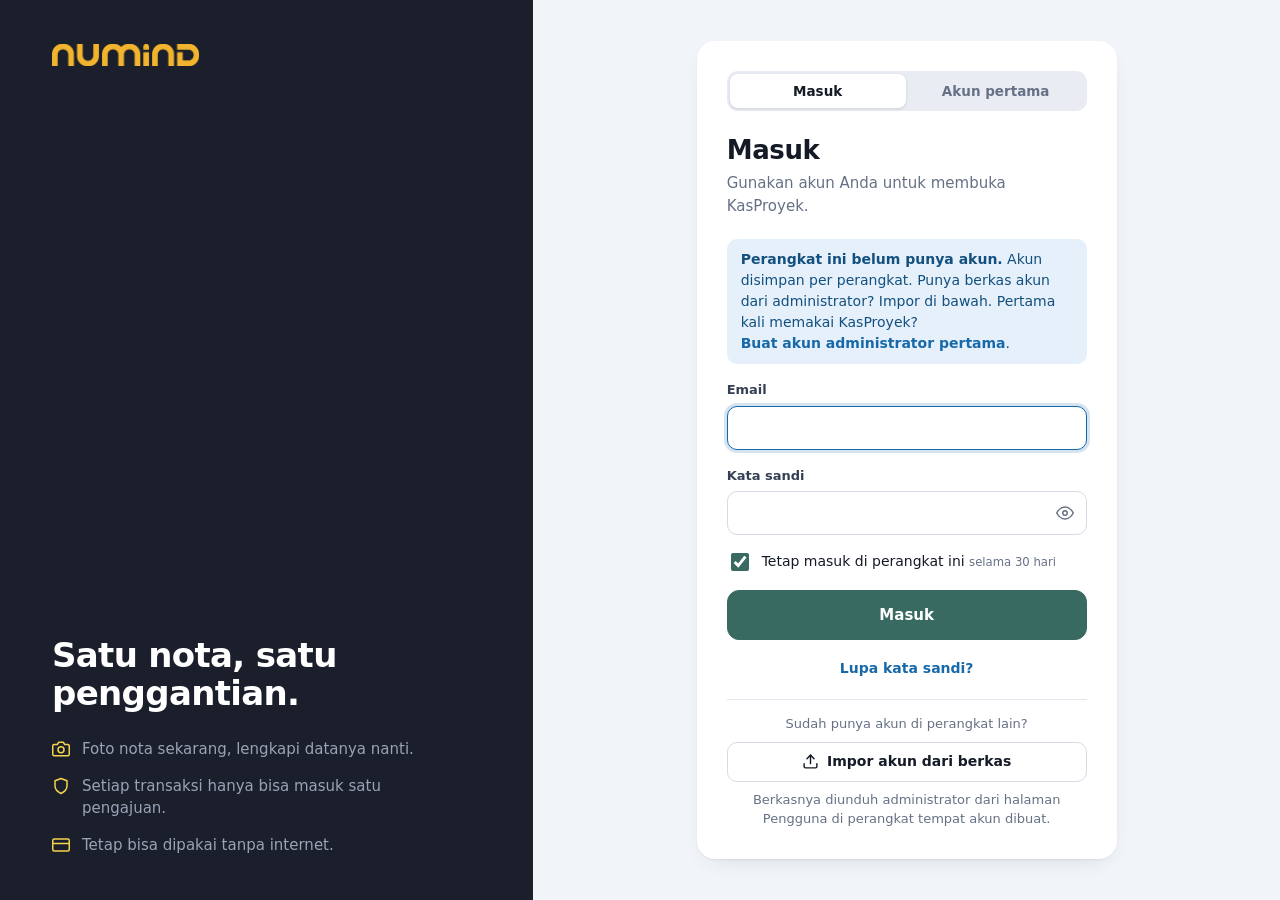
<file: index.html>
<!doctype html>
<html lang="id">
<head>
<meta charset="utf-8">
<meta name="viewport" content="width=device-width, initial-scale=1, viewport-fit=cover">
<title>KasProyek — Pencatatan & Reimbursement</title>
<meta name="description" content="Catat pemasukan dan pengeluaran project, upload nota, ajukan reimbursement, dan setujui — untuk kantor kreatif.">
<meta name="theme-color" content="#1a1f2b">
<meta name="color-scheme" content="light">
<link rel="manifest" href="manifest.webmanifest">
<link rel="icon" type="image/svg+xml" href="icons/icon.svg">
<link rel="icon" type="image/png" sizes="32x32" href="icons/favicon-32.png">
<link rel="apple-touch-icon" href="icons/apple-touch-icon.png">
<meta name="apple-mobile-web-app-capable" content="yes">
<meta name="mobile-web-app-capable" content="yes">
<meta name="apple-mobile-web-app-title" content="KasProyek">
<meta name="apple-mobile-web-app-status-bar-style" content="black-translucent">
<link rel="stylesheet" href="css/app.css">
</head>
<body data-auth="boot">
<a class="sr-only" href="#view">Lewati ke konten</a>

<header class="topbar no-print">
  <button class="tbtn menu-btn" data-act="more-open" aria-label="Buka menu"><svg class="ic" viewBox="0 0 24 24" fill="none" stroke="currentColor" stroke-width="2" stroke-linecap="round" stroke-linejoin="round"><line x1="3" y1="12" x2="21" y2="12"/><line x1="3" y1="6" x2="21" y2="6"/><line x1="3" y1="18" x2="21" y2="18"/></svg></button>
  <a class="brand" href="#/dashboard" aria-label="Numind, ke Dashboard">
    <img class="brand-logo" src="img/numind-gold.png" alt="Numind" width="134" height="20">
    <img class="brand-glyph" src="icons/icon.svg" alt="" width="32" height="32">
  </a>
  <span class="brand-sep"></span>
  <span class="page-name" id="pageName">Dashboard</span>
  <div class="top-actions">
    <span class="net" id="net" title="Status koneksi"><i></i><span id="netText">Online</span></span>
    <button class="tbtn accent" data-act="quick-add" aria-label="Tambah catatan" aria-haspopup="menu"><svg class="ic" viewBox="0 0 24 24" fill="none" stroke="currentColor" stroke-width="2.6" stroke-linecap="round"><line x1="12" y1="5" x2="12" y2="19"/><line x1="5" y1="12" x2="19" y2="12"/></svg></button>
    <button class="tbtn" data-act="search-open" aria-label="Cari"><svg class="ic" viewBox="0 0 24 24" fill="none" stroke="currentColor" stroke-width="2" stroke-linecap="round"><circle cx="11" cy="11" r="8"/><line x1="21" y1="21" x2="16.65" y2="16.65"/></svg></button>
    <button class="tbtn" data-act="notif-open" aria-label="Pemberitahuan" aria-haspopup="menu"><svg class="ic" viewBox="0 0 24 24" fill="none" stroke="currentColor" stroke-width="2" stroke-linecap="round" stroke-linejoin="round"><path d="M18 8A6 6 0 0 0 6 8c0 7-3 9-3 9h18s-3-2-3-9"/><path d="M13.73 21a2 2 0 0 1-3.46 0"/></svg><span class="badge" id="bellDot" hidden></span></button>
    <button class="avatar" id="avatar" data-act="user-open" aria-label="Akun saya" aria-haspopup="menu">K</button>
  </div>
</header>

<div class="shell">
  <aside class="sidebar no-print" id="sidebar" aria-label="Menu utama"></aside>
  <main id="view" class="view" tabindex="-1">
    <div class="empty"><p>Memuat…</p></div>
  </main>
</div>

<nav class="bottom-nav no-print" id="bottomNav" aria-label="Navigasi cepat"></nav>

<div id="auth" class="no-print" hidden></div>

<noscript><p style="padding:24px;font-family:sans-serif">KasProyek membutuhkan JavaScript untuk berjalan.</p></noscript>

<script src="js/core.js"></script>
<script src="js/auth.js"></script>
<script src="js/db.js"></script>
<script src="js/ui.js"></script>
<script src="js/shared.js"></script>
<script src="js/views-dashboard.js"></script>
<script src="js/views-input.js"></script>
<script src="js/views-claims.js"></script>
<script src="js/views-report.js"></script>
<script src="js/config.js"></script>
<script src="js/views-auth.js"></script>
<script src="js/app.js"></script>
</body>
</html>
</file>
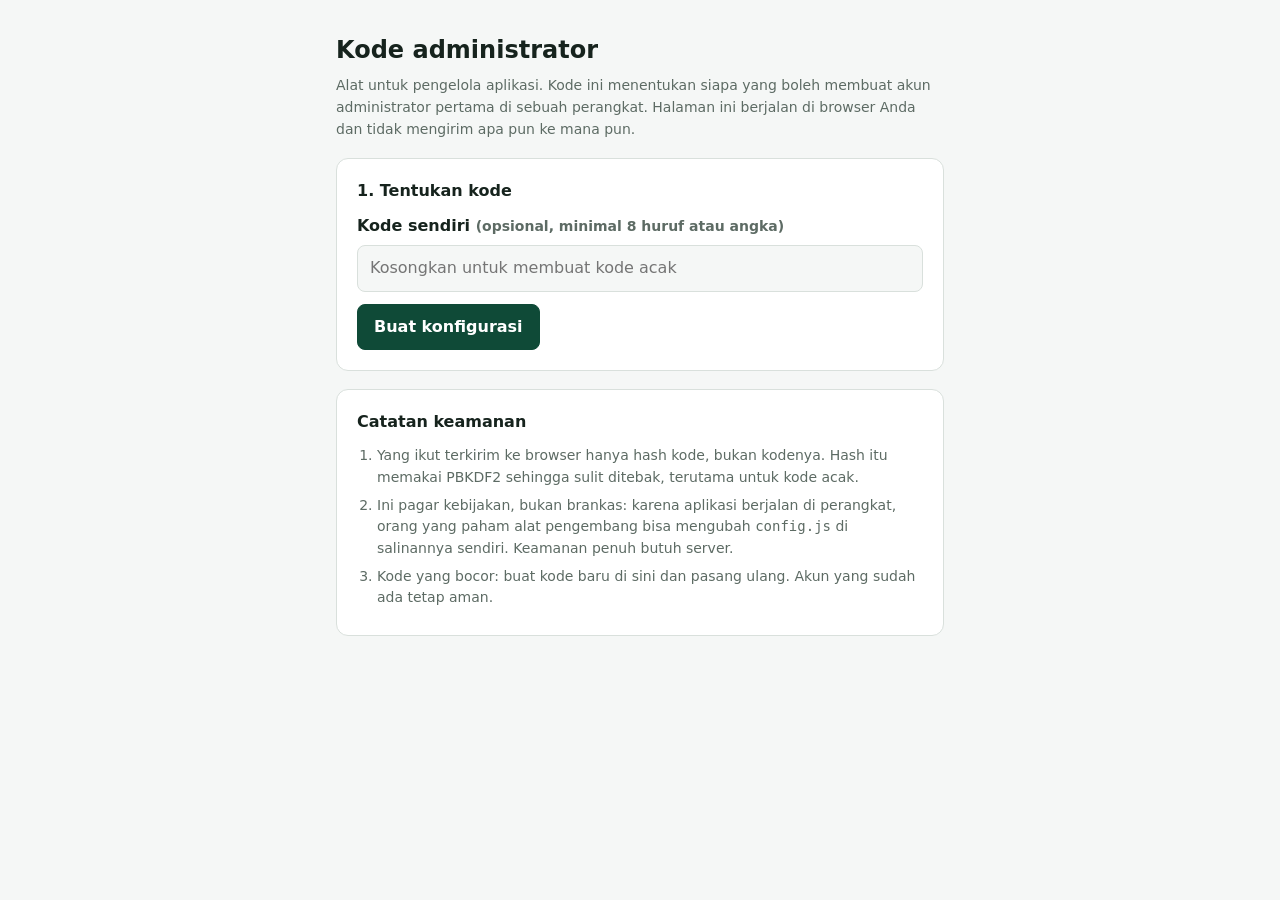
<file: tools/kode-admin.html>
<!doctype html>
<html lang="id">
<head>
<meta charset="utf-8">
<meta name="viewport" content="width=device-width, initial-scale=1">
<meta name="robots" content="noindex">
<title>Kode administrator — KasProyek</title>
<style>
  :root { --ink: #16231d; --muted: #5d6b64; --line: #d9e0dc; --green: #0f4a37; --bg: #f5f7f6; --card: #fff; --bad: #a5321f; }
  @media (prefers-color-scheme: dark) { :root { --ink: #e8efeb; --muted: #9baba3; --line: #2b3a33; --green: #5ec9a0; --bg: #0f1613; --card: #17201c; --bad: #ff8d78; } }
  * { box-sizing: border-box; }
  body { margin: 0; background: var(--bg); color: var(--ink); font: 16px/1.55 system-ui, -apple-system, "Segoe UI", Roboto, sans-serif; }
  main { max-width: 640px; margin: 0 auto; padding: 32px 16px 64px; }
  h1 { font-size: 24px; margin: 0 0 6px; }
  p { margin: 0 0 14px; }
  .muted { color: var(--muted); font-size: 14px; }
  .card { background: var(--card); border: 1px solid var(--line); border-radius: 12px; padding: 20px; margin: 18px 0; }
  h2 { font-size: 16px; margin: 0 0 10px; }
  label { display: block; font-weight: 600; margin-bottom: 6px; }
  input[type=text] { width: 100%; font: inherit; padding: 10px 12px; border: 1px solid var(--line); border-radius: 8px; background: var(--bg); color: var(--ink); }
  .row { display: flex; gap: 10px; flex-wrap: wrap; margin-top: 12px; }
  button { font: inherit; font-weight: 600; padding: 10px 16px; border-radius: 8px; border: 1px solid var(--line); background: var(--card); color: var(--ink); cursor: pointer; }
  button.primary { background: var(--green); border-color: var(--green); color: #fff; }
  @media (prefers-color-scheme: dark) { button.primary { color: #08140f; } }
  button:focus-visible, input:focus-visible { outline: 2px solid var(--green); outline-offset: 2px; }
  button[disabled] { opacity: .6; cursor: wait; }
  .code { font: 700 26px/1.2 ui-monospace, SFMono-Regular, Menlo, Consolas, monospace; letter-spacing: .04em; word-break: break-all; }
  pre { margin: 0; padding: 14px; background: var(--bg); border: 1px solid var(--line); border-radius: 8px; overflow-x: auto; font: 13px/1.5 ui-monospace, SFMono-Regular, Menlo, Consolas, monospace; white-space: pre-wrap; word-break: break-all; }
  .bad { color: var(--bad); font-weight: 600; }
  ol { padding-left: 20px; margin: 0; } li { margin-bottom: 6px; }
  [hidden] { display: none !important; }
</style>
</head>
<body>
<main>
  <h1>Kode administrator</h1>
  <p class="muted">Alat untuk pengelola aplikasi. Kode ini menentukan siapa yang boleh membuat akun administrator pertama di sebuah perangkat. Halaman ini berjalan di browser Anda dan tidak mengirim apa pun ke mana pun.</p>

  <div class="card">
    <h2>1. Tentukan kode</h2>
    <label for="own">Kode sendiri <span class="muted">(opsional, minimal 8 huruf atau angka)</span></label>
    <input id="own" type="text" autocomplete="off" spellcheck="false" placeholder="Kosongkan untuk membuat kode acak">
    <div class="row"><button id="go" class="primary" type="button">Buat konfigurasi</button></div>
    <p id="err" class="bad" role="alert" hidden style="margin-top:12px"></p>
  </div>

  <div id="out" hidden>
    <div class="card">
      <h2>2. Simpan kodenya</h2>
      <p class="code" id="code" aria-live="polite"></p>
      <p class="muted">Catat di tempat aman (pengelola kata sandi, misalnya). Kode ini <b>tidak tersimpan di aplikasi</b> dan tidak bisa dilihat lagi dari hash-nya. Berikan hanya kepada orang yang akan menjadi administrator.</p>
      <div class="row"><button id="copy-code" type="button">Salin kode</button></div>
    </div>
    <div class="card">
      <h2>3. Pasang di aplikasi</h2>
      <p>Di berkas <b>js/config.js</b>, ganti baris <code>adminSetup</code> dengan baris di bawah, lalu unggah ulang aplikasi.</p>
      <pre id="line"></pre>
      <div class="row"><button id="copy-line" type="button">Salin baris</button></div>
      <p class="muted" style="margin-top:14px">Perangkat yang sudah punya akun tidak terpengaruh. Kode baru hanya berlaku untuk akun pertama di perangkat yang masih kosong.</p>
    </div>
  </div>

  <div class="card">
    <h2>Catatan keamanan</h2>
    <ol class="muted">
      <li>Yang ikut terkirim ke browser hanya hash kode, bukan kodenya. Hash itu memakai PBKDF2 sehingga sulit ditebak, terutama untuk kode acak.</li>
      <li>Ini pagar kebijakan, bukan brankas: karena aplikasi berjalan di perangkat, orang yang paham alat pengembang bisa mengubah <code>config.js</code> di salinannya sendiri. Keamanan penuh butuh server.</li>
      <li>Kode yang bocor: buat kode baru di sini dan pasang ulang. Akun yang sudah ada tetap aman.</li>
    </ol>
  </div>
</main>
<script src="../js/auth.js"></script>
<script>
(function () {
  'use strict';
  var $ = function (id) { return document.getElementById(id); };
  var go = $('go');
  function fail(msg) { var e = $('err'); e.textContent = msg; e.hidden = !msg; }
  function copy(text, btn) {
    var done = function () { var t = btn.textContent; btn.textContent = 'Tersalin'; setTimeout(function () { btn.textContent = t; }, 1500); };
    if (navigator.clipboard && navigator.clipboard.writeText) navigator.clipboard.writeText(text).then(done, function () { fail('Tidak bisa menyalin otomatis. Pilih teksnya lalu salin manual.'); });
    else fail('Tidak bisa menyalin otomatis. Pilih teksnya lalu salin manual.');
  }
  go.addEventListener('click', async function () {
    fail(''); go.disabled = true; var label = go.textContent; go.textContent = 'Menghitung…';
    try {
      var own = $('own').value.trim();
      var code = own || Auth.generateSetupCode();
      var gate = await Auth.makeSetupGate(code);
      $('code').textContent = own ? Auth.normCode(own).replace(/(.{4})(?=.)/g, '$1-') : code;
      $('line').textContent = 'adminSetup: ' + JSON.stringify(gate) + ',';
      $('out').hidden = false;
      $('out').scrollIntoView({ behavior: 'smooth', block: 'nearest' });
    } catch (e) {
      fail(e && e.message || String(e));
    } finally { go.disabled = false; go.textContent = label; }
  });
  $('copy-code').addEventListener('click', function (e) { copy($('code').textContent, e.target); });
  $('copy-line').addEventListener('click', function (e) { copy($('line').textContent, e.target); });
})();
</script>
</body>
</html>
</file>
<file: css/app.css>
/* ==========================================================================
   KasProyek — gaya. Mengikuti referensi dashboard: navbar gelap, kartu putih,
   hijau tua untuk aksi setuju, kuning untuk tombol tambah, biru untuk tautan.
   Satu elemen khas: laporan pengajuan berbentuk nota (lihat .paper).
   ========================================================================== */
:root {
  --font: "Inter", "Plus Jakarta Sans", system-ui, -apple-system, "Segoe UI", Roboto, "Helvetica Neue", Arial, sans-serif;
  --bg: #f1f4f8; --surface: #fff; --ink: #141a26; --ink-2: #364054; --muted: #667186;
  --line: #e1e7ef; --line-2: #edf1f6; --field: #d5dce6;
  --nav: #1a1f2b; --nav-2: #272d3b; --nav-ink: #e9ecf2; --nav-muted: #9aa3b5;
  --accent: #f6d34c; --accent-ink: #2b2300;
  --primary: #386a62; --primary-2: #2d5750; --primary-soft: #e3efec;
  --blue: #1769aa; --blue-soft: #e5f0fa;
  --green: #247a45; --green-soft: #e3f4ea;
  --amber: #8f5a00; --amber-soft: #fff1cf;
  --orange: #c4500a; --orange-soft: #ffe9da;
  --red: #bf341a; --red-soft: #fce8e3;
  --violet: #5646be; --violet-soft: #ebe8fb;
  --teal: #1d6b5f; --teal-soft: #d9efe9;
  --gray: #4d576b; --gray-soft: #e8ecf2;
  --radius: 14px; --shadow: 0 1px 2px rgba(20, 26, 38, .05), 0 8px 24px -12px rgba(20, 26, 38, .16);
  --topbar: 64px; --side: 244px;
}
*, *::before, *::after { box-sizing: border-box; }
html { -webkit-text-size-adjust: 100%; scroll-behavior: smooth; }
body { margin: 0; background: var(--bg); color: var(--ink); font: 15px/1.5 var(--font); -webkit-font-smoothing: antialiased; font-variant-numeric: tabular-nums; }
h1, h2, h3, h4, p { margin: 0; }
a { color: var(--blue); text-decoration: none; }
a:hover { text-decoration: underline; }
button, input, select, textarea { font: inherit; color: inherit; }
button { cursor: pointer; }
img { max-width: 100%; }
[hidden] { display: none !important; }
:focus-visible { outline: 3px solid rgba(23, 105, 170, .4); outline-offset: 2px; border-radius: 6px; }
.ic { width: 18px; height: 18px; flex: none; }
.sr-only { position: absolute; width: 1px; height: 1px; overflow: hidden; clip: rect(0 0 0 0); white-space: nowrap; }
.muted { color: var(--muted); } .small { font-size: 13px; } .mb { margin-bottom: 12px; } .right { text-align: right; } .nowrap { white-space: nowrap; }
.strong { font-weight: 600; } .ok { color: var(--green); } .bad { color: var(--red); }
.print-only { display: none; }

/* ---------- Topbar ---------- */
.topbar { position: sticky; top: 0; z-index: 60; height: var(--topbar); display: flex; align-items: center; gap: 14px; padding: 0 20px; background: var(--nav); color: var(--nav-ink); }
.brand { display: flex; align-items: center; gap: 10px; color: #fff; font-weight: 700; font-size: 18px; letter-spacing: -.01em; }
.brand:hover { text-decoration: none; }
.brand-logo { height: 20px; width: auto; display: block; }
.brand-glyph { display: none; width: 32px; height: 32px; border-radius: 9px; }
.brand-sep { width: 1px; height: 26px; background: #3a4152; }
.page-name { font-weight: 600; font-size: 17px; white-space: nowrap; overflow: hidden; text-overflow: ellipsis; }
.top-actions { margin-left: auto; display: flex; align-items: center; gap: 10px; }
.tbtn { position: relative; width: 40px; height: 40px; border-radius: 10px; border: 0; background: var(--nav-2); color: #fff; display: grid; place-items: center; }
.tbtn:hover { background: #343b4c; }
.tbtn.accent { background: var(--accent); color: var(--accent-ink); }
.tbtn.accent:hover { background: #f0c92f; }
.tbtn .badge { position: absolute; top: 7px; right: 8px; width: 9px; height: 9px; border-radius: 50%; background: #ff6a2b; border: 2px solid var(--nav-2); }
.avatar { width: 38px; height: 38px; border-radius: 50%; border: 0; background: var(--blue); color: #fff; font-weight: 700; font-size: 14px; display: grid; place-items: center; }
.net { display: inline-flex; align-items: center; gap: 6px; font-size: 12.5px; color: var(--nav-muted); }
.net i { width: 8px; height: 8px; border-radius: 50%; background: #3ecf7a; }
.net.off i { background: #ff9a3d; } .net.off { color: #ffcf9e; }
.menu-btn { display: none; }

/* ---------- Shell ---------- */
.shell { display: grid; grid-template-columns: var(--side) minmax(0, 1fr); min-height: calc(100vh - var(--topbar)); }
.sidebar { position: sticky; top: var(--topbar); height: calc(100vh - var(--topbar)); overflow-y: auto; background: #fff; border-right: 1px solid var(--line); padding: 14px 12px 18px; display: flex; flex-direction: column; gap: 2px; }
.nav-group { font-size: 12.5px; color: var(--muted); font-weight: 600; padding: 14px 12px 6px; }
.nav-item { display: flex; align-items: center; gap: 12px; padding: 10px 12px; border-radius: 10px; color: var(--ink-2); font-weight: 500; font-size: 14.5px; }
.nav-item:hover { background: #f1f4f8; text-decoration: none; }
.nav-item .ic { color: var(--muted); }
.nav-item.active { background: var(--nav); color: #fff; }
.nav-item.active .ic { color: var(--accent); }
.nav-count { margin-left: auto; min-width: 24px; padding: 1px 7px; border-radius: 8px; background: #e8470f; color: #fff; font-size: 12px; font-weight: 700; text-align: center; }
.nav-item:not(.active) .nav-count { background: #ffe4d6; color: #b43c08; }
.side-foot { margin-top: auto; padding: 14px 8px 0; display: grid; gap: 10px; font-size: 12.5px; color: var(--muted); }
.view { padding: 28px 32px 72px; max-width: 1380px; width: 100%; margin: 0 auto; min-width: 0; }

.page-head { display: flex; align-items: flex-end; justify-content: space-between; gap: 16px; margin-bottom: 22px; flex-wrap: wrap; }
.page-head h1 { font-size: 27px; font-weight: 700; letter-spacing: -.015em; line-height: 1.2; }
.page-head .sub { color: var(--muted); margin-top: 4px; }
.head-actions { display: flex; gap: 10px; flex-wrap: wrap; align-items: center; }
.crumb { display: inline-flex; align-items: center; gap: 4px; font-size: 13.5px; color: var(--muted); margin-bottom: 8px; }
.crumb a { color: var(--muted); } .crumb a:hover { color: var(--blue); }

/* ---------- Komponen dasar ---------- */
.card { background: var(--surface); border-radius: var(--radius); box-shadow: var(--shadow); padding: 20px 22px; min-width: 0; }
.card.flush { padding: 0; overflow: hidden; }
.card-head { display: flex; align-items: center; justify-content: space-between; gap: 10px; margin-bottom: 16px; flex-wrap: wrap; }
.card-title { display: flex; align-items: center; gap: 10px; font-weight: 600; font-size: 16px; }
.card-title .ic { color: var(--blue); }
.card.flush .card-head { padding: 18px 22px 0; }
.grid { display: grid; gap: 20px; }
.g-2 { grid-template-columns: repeat(2, minmax(0, 1fr)); }
.g-3 { grid-template-columns: repeat(3, minmax(0, 1fr)); }
.g-main { grid-template-columns: minmax(0, 1.55fr) minmax(0, 1fr); }
.g-form { grid-template-columns: minmax(0, 5fr) minmax(0, 7fr); align-items: start; }
.g-kpi { grid-template-columns: repeat(auto-fit, minmax(210px, 1fr)); }
.stack { display: grid; gap: 20px; }
.row { display: flex; align-items: center; gap: 10px; flex-wrap: wrap; }
.row.between { justify-content: space-between; }
.sp { flex: 1; }
.mt { margin-top: 20px; }

.btn { display: inline-flex; align-items: center; justify-content: center; gap: 8px; height: 40px; padding: 0 16px; border-radius: 10px; border: 1px solid var(--field); background: #fff; color: var(--ink); font-weight: 600; font-size: 14px; white-space: nowrap; transition: background .12s, border-color .12s; }
.btn:hover { background: #f5f7fa; text-decoration: none; }
.btn .ic { width: 17px; height: 17px; }
.btn-primary { background: var(--primary); border-color: var(--primary); color: #fff; }
.btn-primary:hover { background: var(--primary-2); }
.btn-dark { background: var(--nav); border-color: var(--nav); color: #fff; }
.btn-dark:hover { background: #2a3142; }
.btn-accent { background: var(--accent); border-color: var(--accent); color: var(--accent-ink); }
.btn-accent:hover { background: #f0c92f; }
.btn-danger { color: var(--red); border-color: #f1c6bb; background: #fff; }
.btn-danger:hover { background: var(--red-soft); }
.btn-danger.solid { background: var(--red); color: #fff; border-color: var(--red); }
.btn-sm { height: 32px; padding: 0 11px; font-size: 13px; border-radius: 8px; }
.btn-lg { height: 50px; padding: 0 22px; font-size: 15px; border-radius: 12px; }
.btn-block { width: 100%; }
.btn[disabled], .btn:disabled { opacity: .5; cursor: not-allowed; }
.icon-btn { width: 36px; height: 36px; border-radius: 9px; border: 0; background: transparent; display: inline-grid; place-items: center; color: var(--muted); }
.icon-btn:hover { background: #eef1f6; color: var(--ink); }
.btn-x { width: 34px; height: 34px; border-radius: 8px; border: 1px solid var(--line); background: #fff; color: var(--red); display: inline-grid; place-items: center; }
.line-act { margin-top: 10px; }
.line-act .row { gap: 8px; flex-wrap: wrap; }
.btn-x:hover { background: var(--red-soft); }
.link-btn { background: none; border: 0; padding: 0; color: var(--blue); font-weight: 600; font-size: inherit; }
.link-btn:hover { text-decoration: underline; }

.pill { display: inline-flex; align-items: center; gap: 5px; padding: 3px 10px 3px 8px; border-radius: 999px; font-size: 12.5px; font-weight: 600; white-space: nowrap; background: var(--gray-soft); color: var(--gray); }
.pill .ic { width: 14px; height: 14px; }
.pill.blue { background: var(--blue-soft); color: var(--blue); }
.pill.violet { background: var(--violet-soft); color: var(--violet); }
.pill.amber { background: var(--amber-soft); color: var(--amber); }
.pill.orange { background: var(--orange-soft); color: var(--orange); }
.pill.green { background: var(--green-soft); color: var(--green); }
.pill.teal { background: var(--teal-soft); color: var(--teal); }
.pill.red { background: var(--red-soft); color: var(--red); }
.tag { display: inline-block; padding: 2px 8px; border-radius: 6px; font-size: 12px; font-weight: 600; }
.tag-personal { background: #e6eefb; color: #2b53a7; }
.tag-company { background: #f3eadb; color: #7a5410; }
.chip-file { display: inline-flex; align-items: center; gap: 6px; padding: 5px 11px 5px 9px; border-radius: 999px; border: 1px solid var(--line); background: #fff; color: var(--blue); font-size: 13px; font-weight: 500; max-width: 190px; overflow: hidden; text-overflow: ellipsis; white-space: nowrap; }
.chip-file:hover { background: var(--blue-soft); }
.chip-file .ic { width: 15px; height: 15px; }
.chip-warn { display: inline-flex; align-items: center; gap: 6px; padding: 5px 10px; border-radius: 999px; background: var(--amber-soft); color: var(--amber); font-size: 12.5px; font-weight: 600; }
.chip-missing { display: inline-flex; align-items: center; gap: 6px; padding: 4px 10px; border-radius: 999px; border: 1px dashed #c4cbd8; color: var(--muted); font-size: 12.5px; }
.chip-warn .ic, .chip-missing .ic { width: 14px; height: 14px; }
.badge-n { display: inline-block; min-width: 20px; padding: 0 6px; border-radius: 8px; background: #e8470f; color: #fff; font-size: 12px; font-weight: 700; text-align: center; margin-left: 6px; }

.banner { display: flex; gap: 11px; align-items: flex-start; padding: 12px 15px; border-radius: 12px; font-size: 14px; background: var(--blue-soft); color: #13507f; }
.banner .ic { margin-top: 2px; }
.banner.warn { background: var(--amber-soft); color: #6f4600; }
.banner.error { background: var(--red-soft); color: #8e2711; }
.banner.ok { background: var(--green-soft); color: #1b5e37; }
.banner b { font-weight: 650; }
.banner .sp { min-width: 0; }
.banner ul { margin: 6px 0 0; padding-left: 18px; }

.empty { text-align: center; padding: 44px 20px; color: var(--muted); }
.empty .ic-wrap { width: 54px; height: 54px; border-radius: 50%; background: var(--gray-soft); color: var(--gray); display: grid; place-items: center; margin: 0 auto 14px; }
.empty .ic-wrap .ic { width: 24px; height: 24px; }
.empty h3 { color: var(--ink); font-size: 17px; margin-bottom: 6px; }
.empty p { max-width: 420px; margin: 0 auto 16px; }

.bar { height: 8px; border-radius: 999px; background: #e7ecf3; overflow: hidden; }
.bar > i { display: block; height: 100%; border-radius: 999px; background: var(--blue); min-width: 0; }
.bar.warn > i { background: #e2a200; } .bar.over > i { background: var(--red); } .bar.good > i { background: var(--primary); }

/* ---------- Formulir ---------- */
.field { display: flex; flex-direction: column; gap: 6px; font-size: 13px; font-weight: 600; color: var(--ink-2); min-width: 0; }
.field > span { display: flex; align-items: baseline; justify-content: space-between; gap: 8px; }
.field > span em { font-style: normal; font-weight: 400; color: var(--muted); }
.field small { font-weight: 400; color: var(--muted); font-size: 12.5px; }
.field input, .field select, .field textarea, .input { width: 100%; height: 44px; border: 1px solid var(--field); border-radius: 10px; padding: 0 12px; font-size: 16px; font-weight: 400; color: var(--ink); background: #fff; }
.field textarea { height: auto; min-height: 84px; padding: 10px 12px; resize: vertical; line-height: 1.45; }
.field select { appearance: none; background: #fff url("data:image/svg+xml,%3Csvg xmlns='http://www.w3.org/2000/svg' width='16' height='16' fill='none' stroke='%23667186' stroke-width='2' stroke-linecap='round' stroke-linejoin='round'%3E%3Cpolyline points='3 6 8 11 13 6'/%3E%3C/svg%3E") no-repeat right 12px center; padding-right: 36px; }
.field input:focus, .field select:focus, .field textarea:focus, .input:focus { outline: none; border-color: var(--blue); box-shadow: 0 0 0 3px rgba(23, 105, 170, .18); }
.field input[aria-invalid="true"] { border-color: var(--red); }
.money { position: relative; }
.money::before { content: "Rp"; position: absolute; left: 12px; top: 50%; transform: translateY(-50%); font-weight: 600; color: var(--muted); font-size: 14px; pointer-events: none; }
.money input { padding-left: 38px; font-weight: 600; font-size: 17px; }
.form-grid { display: grid; grid-template-columns: repeat(2, minmax(0, 1fr)); gap: 14px; }
.span-2 { grid-column: 1 / -1; }
.form-error { margin-top: 12px; padding: 10px 14px; border-radius: 10px; background: var(--red-soft); color: #8e2711; font-size: 14px; font-weight: 500; }
.form-actions { display: flex; gap: 10px; flex-wrap: wrap; margin-top: 18px; }
.opts { display: grid; grid-template-columns: 1fr 1fr; gap: 10px; }
.opt { position: relative; display: flex; gap: 10px; align-items: flex-start; border: 1.5px solid var(--field); border-radius: 12px; padding: 12px 13px; cursor: pointer; background: #fff; font-weight: 400; }
.opt input { margin: 3px 0 0; width: 17px; height: 17px; accent-color: var(--primary); flex: none; }
.opt b { display: block; font-size: 14px; color: var(--ink); font-weight: 650; }
.opt small { display: block; color: var(--muted); font-size: 12.5px; line-height: 1.35; margin-top: 2px; }
.opt:has(input:checked) { border-color: var(--primary); background: var(--primary-soft); }
.opt:has(input:focus-visible) { outline: 3px solid rgba(23, 105, 170, .4); outline-offset: 2px; }
.seg { display: inline-flex; background: #e9edf3; border-radius: 11px; padding: 3px; gap: 2px; flex-wrap: wrap; }
.seg label, .seg button { position: relative; display: inline-flex; align-items: center; gap: 6px; padding: 7px 14px; border-radius: 8px; font-size: 13.5px; font-weight: 600; color: var(--muted); cursor: pointer; border: 0; background: transparent; }
.seg input { position: absolute; opacity: 0; pointer-events: none; }
.seg label:has(input:checked), .seg button.on { background: #fff; color: var(--ink); box-shadow: 0 1px 3px rgba(20, 26, 38, .14); }
.seg label:has(input:focus-visible) { outline: 3px solid rgba(23, 105, 170, .4); }
.capture { display: grid; grid-template-columns: 1fr 1fr; gap: 10px; }
.cap-btn { display: flex; flex-direction: column; align-items: center; justify-content: center; gap: 6px; padding: 16px 10px; border: 1.5px dashed #bcc6d4; border-radius: 12px; background: #fafbfd; color: var(--ink-2); font-weight: 600; font-size: 13.5px; cursor: pointer; text-align: center; }
.cap-btn:hover { background: var(--blue-soft); border-color: var(--blue); color: var(--blue); }
.cap-btn .ic { width: 24px; height: 24px; }
.cap-btn input { position: absolute; opacity: 0; width: 1px; height: 1px; }
.cap-btn:has(input:focus-visible) { outline: 3px solid rgba(23, 105, 170, .4); outline-offset: 2px; }
.photo-prev { display: flex; gap: 12px; align-items: center; padding: 10px; border: 1px solid var(--line); border-radius: 12px; background: #fafbfd; }
.photo-prev img, .photo-prev .pdf-ico { width: 64px; height: 64px; border-radius: 8px; object-fit: cover; background: #e9edf3; display: grid; place-items: center; color: var(--blue); flex: none; }
.photo-prev .meta { min-width: 0; flex: 1; font-size: 13px; }
.photo-prev .meta b { display: block; font-size: 14px; }
.check { display: flex; gap: 10px; align-items: flex-start; font-weight: 500; font-size: 14px; cursor: pointer; }
.check input { width: 18px; height: 18px; margin-top: 2px; accent-color: var(--primary); }
.inline-warn { margin-top: 8px; padding: 9px 12px; border-radius: 10px; background: var(--amber-soft); color: #6f4600; font-size: 13px; font-weight: 500; }

/* ---------- Tabel ---------- */
.tbl-wrap { overflow-x: auto; border: 1px solid var(--line); border-radius: 12px; background: #fff; container-type: inline-size; }
.show-narrow { display: none !important; }
@media (min-width: 761px) {
  @container (max-width: 860px) {
    .col-lg { display: none; }
    .show-narrow { display: block !important; }
    .tbl th, .tbl td { padding-left: 12px; padding-right: 12px; }
  }
}
.card.flush .tbl-wrap { border: 0; border-radius: 0; border-top: 1px solid var(--line); }
.tbl { width: 100%; border-collapse: separate; border-spacing: 0; font-size: 14px; }
.tbl th { text-align: left; padding: 13px 18px; background: #eef1f5; color: var(--ink-2); font-weight: 600; font-size: 13.5px; border-bottom: 1px solid var(--line); border-right: 1px solid #e1e6ee; white-space: nowrap; }
.tbl th:last-child { border-right: 0; }
.tbl td { padding: 13px 18px; border-top: 1px solid var(--line-2); vertical-align: middle; }
.tbl tbody tr:first-child td { border-top: 0; }
.tbl tbody tr.click { cursor: pointer; }
.tbl tbody tr.click:hover td { background: #fafbfd; }
.tbl td.num, .tbl th.num { text-align: right; }
.tbl .sub { display: block; color: var(--muted); font-size: 12.5px; margin-top: 1px; }
.tbl tfoot td { background: #f7f9fb; font-weight: 700; border-top: 1px solid var(--line); }
.row-note { margin-top: 6px; font-size: 12.5px; padding: 6px 10px; border-radius: 8px; background: var(--orange-soft); color: #8a3a06; }
.row-note.reply { background: var(--blue-soft); color: #13507f; }
.row-note.rej { background: var(--red-soft); color: #8e2711; }
.thumb { width: 46px; height: 46px; object-fit: cover; border-radius: 8px; border: 1px solid var(--line); background: #eef1f5; cursor: zoom-in; display: block; }
.thumb-missing { display: inline-block; font-size: 12px; color: var(--muted); }
.thumb-pdf { width: 46px; height: 46px; border-radius: 8px; border: 1px solid var(--line); background: #fff; display: grid; place-items: center; color: var(--blue); cursor: pointer; }
.filters { display: flex; gap: 10px; flex-wrap: wrap; align-items: center; margin-bottom: 16px; }
.search { position: relative; flex: 1 1 220px; max-width: 320px; }
.search .ic { position: absolute; left: 12px; top: 50%; transform: translateY(-50%); color: var(--muted); width: 17px; height: 17px; }
.search input { width: 100%; height: 42px; padding: 0 12px 0 38px; border: 1px solid var(--field); border-radius: 10px; background: #fff; font-size: 15px; }
.search input:focus { outline: none; border-color: var(--blue); box-shadow: 0 0 0 3px rgba(23, 105, 170, .18); }
.sel { height: 42px; border: 1px solid var(--field); border-radius: 10px; padding: 0 34px 0 12px; font-size: 14.5px; font-weight: 500; background: #f6f8fb url("data:image/svg+xml,%3Csvg xmlns='http://www.w3.org/2000/svg' width='16' height='16' fill='none' stroke='%23667186' stroke-width='2' stroke-linecap='round' stroke-linejoin='round'%3E%3Cpolyline points='3 6 8 11 13 6'/%3E%3C/svg%3E") no-repeat right 10px center; appearance: none; color: var(--ink-2); max-width: 100%; }
.sel:focus { outline: none; border-color: var(--blue); }
.tabs { display: flex; gap: 4px; border-bottom: 1px solid var(--line); margin-bottom: 18px; overflow-x: auto; scrollbar-width: none; }
.tabs button { position: relative; padding: 11px 16px; border: 0; background: none; font-weight: 600; font-size: 14.5px; color: var(--muted); white-space: nowrap; display: inline-flex; align-items: center; gap: 4px; }
.tabs button:hover { color: var(--ink); }
.tabs button.on { color: var(--ink); }
.tabs button.on::after { content: ""; position: absolute; left: 10px; right: 10px; bottom: -1px; height: 3px; border-radius: 3px 3px 0 0; background: var(--nav); }

/* ---------- Dashboard ---------- */
.kpi { display: flex; flex-direction: column; gap: 8px; }
.kpi .top { display: flex; align-items: center; gap: 10px; color: var(--muted); font-size: 14px; font-weight: 500; }
.kpi .chip { width: 34px; height: 34px; border-radius: 10px; display: grid; place-items: center; background: var(--blue-soft); color: var(--blue); }
.kpi .chip.green { background: var(--green-soft); color: var(--green); }
.kpi .chip.amber { background: var(--amber-soft); color: var(--amber); }
.kpi .chip.violet { background: var(--violet-soft); color: var(--violet); }
.kpi .chip.teal { background: var(--teal-soft); color: var(--teal); }
.kpi .val { font-size: 25px; font-weight: 650; letter-spacing: -.01em; line-height: 1.15; }
.kpi .note { font-size: 13px; color: var(--muted); }
.statrow { display: grid; grid-template-columns: repeat(4, minmax(0, 1fr)); }
.stat { padding: 0 16px; border-left: 1px solid var(--line); min-width: 0; }
.stat:first-child { padding-left: 0; border-left: 0; }
.stat .l { color: var(--muted); font-size: 14px; }
.stat .v { font-size: 30px; font-weight: 600; letter-spacing: -.01em; line-height: 1.25; }
.stat .d { font-size: 13px; color: var(--muted); }
.stat .d b { font-weight: 600; }
.d-up { color: var(--blue); } .d-down { color: #e04a12; }
.hbars { display: grid; gap: 12px; }
.hbar { display: grid; grid-template-columns: minmax(96px, 150px) 1fr auto; gap: 12px; align-items: center; font-size: 13.5px; }
.hbar .n { font-weight: 600; font-variant-numeric: tabular-nums; display: inline-flex; align-items: center; gap: 6px; min-width: 70px; justify-content: flex-end; color: var(--ink-2); }
.hbar .n .ic { width: 15px; height: 15px; color: var(--blue); }
.todo { display: grid; grid-template-columns: repeat(auto-fit, minmax(250px, 1fr)); gap: 12px; }
.todo a, .todo button { display: flex; align-items: center; gap: 12px; padding: 13px 15px; border-radius: 12px; background: #fff; border: 1px solid var(--line); border-left: 4px solid var(--blue); text-align: left; color: var(--ink); box-shadow: var(--shadow); width: 100%; }
.todo a:hover, .todo button:hover { text-decoration: none; background: #fafbfd; }
.todo .n { font-size: 22px; font-weight: 700; min-width: 30px; }
.todo .t { font-size: 14px; line-height: 1.35; font-weight: 500; }
.todo .t small { display: block; color: var(--muted); font-weight: 400; font-size: 12.5px; }
.todo .w { border-left-color: #e2a200; } .todo .o { border-left-color: #e8470f; } .todo .g { border-left-color: var(--primary); } .todo .v { border-left-color: var(--violet); }
.chart { width: 100%; height: auto; display: block; }
.chart text { font-family: var(--font); fill: #667186; font-size: 11px; }
.legend { display: flex; gap: 16px; font-size: 13px; color: var(--muted); }
.legend i { display: inline-block; width: 10px; height: 10px; border-radius: 3px; margin-right: 6px; vertical-align: -1px; }
.proj-row { display: grid; gap: 7px; padding: 12px 0; border-top: 1px solid var(--line-2); cursor: pointer; }
.proj-row:first-child { border-top: 0; padding-top: 2px; }
.proj-row:hover .pn { color: var(--blue); }
.proj-row .top { display: flex; justify-content: space-between; gap: 12px; align-items: baseline; }
.proj-row .pn { font-weight: 600; }
.proj-row .meta { font-size: 13px; color: var(--muted); display: flex; justify-content: space-between; gap: 10px; flex-wrap: wrap; }
.steps { counter-reset: s; display: grid; gap: 14px; margin: 0; padding: 0; list-style: none; text-align: left; max-width: 460px; margin-inline: auto; }
.steps li { counter-increment: s; display: flex; gap: 14px; align-items: flex-start; }
.steps li::before { content: counter(s); flex: none; width: 28px; height: 28px; border-radius: 50%; background: var(--nav); color: var(--accent); display: grid; place-items: center; font-weight: 700; font-size: 14px; }
.steps b { display: block; color: var(--ink); }

/* ---------- Project & klaim ---------- */
.detail-grid { display: grid; grid-template-columns: repeat(auto-fit, minmax(150px, 1fr)); gap: 16px 24px; }
.detail-grid dt { font-size: 12.5px; color: var(--muted); margin-bottom: 2px; }
.detail-grid dd { margin: 0; font-weight: 600; font-size: 14.5px; word-break: break-word; }
.tl { list-style: none; margin: 0; padding: 0; }
.tl li { position: relative; padding: 0 0 16px 24px; font-size: 13.5px; }
.tl li::before { content: ""; position: absolute; left: 4px; top: 6px; width: 9px; height: 9px; border-radius: 50%; background: var(--blue); }
.tl li::after { content: ""; position: absolute; left: 8px; top: 18px; bottom: -2px; width: 1.5px; background: var(--line); }
.tl li:last-child::after { display: none; }
.tl li.orange::before { background: #e8470f; } .tl li.green::before { background: var(--green); } .tl li.red::before { background: var(--red); } .tl li.teal::before { background: var(--teal); }
.tl .who { font-weight: 600; } .tl .when { color: var(--muted); font-size: 12.5px; } .tl .what { color: var(--ink-2); margin-top: 2px; }
.action-bar { position: sticky; bottom: 0; z-index: 20; display: flex; gap: 10px; flex-wrap: wrap; justify-content: flex-end; align-items: center; padding: 14px 18px; background: rgba(255, 255, 255, .96); backdrop-filter: blur(6px); border-top: 1px solid var(--line); border-radius: 0 0 var(--radius) var(--radius); margin: 18px -22px -20px; }

.action-bar.solo { position: sticky; bottom: 14px; margin: 16px 0 0; border: 1px solid var(--line); border-radius: 14px; box-shadow: 0 10px 30px -10px rgba(20, 26, 38, .28); }
.action-bar .info { margin-right: auto; font-size: 13.5px; color: var(--muted); }

/* Khas KasProyek: laporan pengajuan berbentuk nota */
.paper-wrap { filter: drop-shadow(0 6px 16px rgba(20, 26, 38, .14)); margin-bottom: 14px; }
.paper { position: relative; background: #fff; padding: 30px 34px 34px; border-radius: 6px 6px 0 0; }
.paper::after { content: ""; position: absolute; left: 0; right: 0; bottom: -9px; height: 9px; background: url("data:image/svg+xml,%3Csvg xmlns='http://www.w3.org/2000/svg' width='16' height='9'%3E%3Cpolygon points='0,0 16,0 8,9' fill='%23fff'/%3E%3C/svg%3E") repeat-x; }
.paper-head { display: flex; justify-content: space-between; gap: 20px; flex-wrap: wrap; padding-bottom: 18px; border-bottom: 2px dashed #ccd3de; }
.paper-head .co { font-size: 20px; font-weight: 700; letter-spacing: -.01em; }
.letterhead .lh-logo { height: 24px; width: auto; display: block; }
.letterhead .lh-co { color: var(--muted); font-size: 13px; margin-top: 6px; }
.welcome-logo { display: block; height: 28px; width: auto; margin: 0 0 22px; }
.paper-head .ttl { color: var(--muted); font-size: 14px; margin-top: 2px; }
.paper-head .no { text-align: right; }
.paper-head .no b { display: block; font-size: 22px; letter-spacing: -.01em; }
.paper-meta { display: grid; grid-template-columns: repeat(auto-fit, minmax(160px, 1fr)); gap: 12px 22px; padding: 16px 0; border-bottom: 2px dashed #ccd3de; }
.paper-meta dt { font-size: 12.5px; color: var(--muted); } .paper-meta dd { margin: 1px 0 0; font-weight: 600; font-size: 14.5px; }
.paper .tbl-wrap { border: 0; border-radius: 0; background: none; overflow: visible; }
.paper .tbl th { background: none; border: 0; border-bottom: 1.5px solid var(--ink); padding: 12px 10px; font-size: 13px; }
.paper .tbl td { border-top: 1.5px dashed #dbe1ea; padding: 12px 10px; }
.paper .tbl tbody tr:first-child td { border-top: 0; }
.paper .tbl td.c-main { min-width: 200px; }
.paper .tbl tr.rej td { opacity: .55; }
.paper .tbl tr.rej td.amt { text-decoration: line-through; }
.paper-total { display: flex; align-items: baseline; justify-content: space-between; gap: 14px; padding: 16px 10px 0; border-top: 2px solid var(--ink); margin-top: 6px; }
.paper-total .l { font-weight: 600; } .paper-total .v { font-size: 27px; font-weight: 700; letter-spacing: -.015em; }
.paper-sign { display: none; }
.attachments { display: none; }

.inbox-grid { display: grid; grid-template-columns: repeat(auto-fill, minmax(165px, 1fr)); gap: 14px; }
.inbox-item { margin: 0; border: 1px solid var(--line); border-radius: 12px; overflow: hidden; background: #fff; }
.inbox-item img, .inbox-item .pdf-tile { width: 100%; aspect-ratio: 4 / 3; object-fit: cover; display: block; background: #eef1f5; cursor: zoom-in; }
.inbox-item .pdf-tile { border: 0; display: grid; place-content: center; justify-items: center; gap: 4px; color: var(--blue); font-weight: 600; }
.inbox-item .pdf-tile .ic { width: 30px; height: 30px; }
.inbox-item figcaption { padding: 10px; display: grid; gap: 9px; font-size: 12.5px; color: var(--muted); }
.draft-row { display: flex; align-items: center; gap: 8px; padding: 12px 0; border-top: 1px solid var(--line-2); flex-wrap: wrap; }
.draft-row:first-of-type { border-top: 0; }
.draft-row > div { flex: 1 1 180px; min-width: 0; }
.draft-row .sub { display: block; color: var(--muted); font-size: 12.5px; }
.draft-row label.btn { position: relative; cursor: pointer; }
.draft-row label.btn:has(input:focus-visible) { outline: 3px solid rgba(23, 105, 170, .4); outline-offset: 2px; }

.ready-list { display: grid; }
.ready-row { display: flex; align-items: center; gap: 12px; padding: 13px 0; border-top: 1px solid var(--line-2); flex-wrap: wrap; }
.ready-row:first-child { border-top: 0; padding-top: 2px; }
.ready-row .sp { min-width: 220px; }
.ready-row .sub { display: block; color: var(--muted); font-size: 13px; }
.wiz-list { border: 1px solid var(--line); border-radius: 12px; max-height: 260px; overflow-y: auto; }
.wiz-row { display: flex; gap: 12px; align-items: center; padding: 10px 14px; border-top: 1px solid var(--line-2); font-size: 14px; }
.wiz-row:first-child { border-top: 0; }
.wiz-row .sub { display: block; color: var(--muted); font-size: 12.5px; }
.wiz-checks { display: grid; gap: 8px; }
.claim-card { display: grid; gap: 12px; align-content: start; }
.claim-card .amount { font-size: 22px; letter-spacing: -.01em; }

/* ---------- Dialog, toast, popover ---------- */
.dlg { border: 0; padding: 0; border-radius: 18px; width: min(600px, calc(100vw - 24px)); max-height: calc(100vh - 28px); box-shadow: 0 28px 90px rgba(10, 15, 30, .4); background: #fff; color: var(--ink); overflow: visible; }
.dlg[open] { display: flex; flex-direction: column; animation: dlgIn .18s ease-out; }
.dlg.wide { width: min(980px, calc(100vw - 24px)); }
.dlg.dlg-small { width: min(440px, calc(100vw - 24px)); }
.dlg::backdrop { background: rgba(16, 22, 36, .55); }
.dlg-head { display: flex; align-items: center; justify-content: space-between; gap: 10px; padding: 16px 16px 14px 22px; border-bottom: 1px solid var(--line); flex: none; }
.dlg-head h2 { font-size: 18px; font-weight: 650; }
.dlg-body { padding: 20px 22px; overflow-y: auto; flex: 1 1 auto; min-height: 0; border-radius: 0 0 18px 18px; }
.dlg-foot { display: flex; justify-content: flex-end; gap: 10px; padding: 14px 22px; border-top: 1px solid var(--line); flex: none; background: #fafbfd; border-radius: 0 0 18px 18px; flex-wrap: wrap; }
.confirm-msg { font-size: 15px; line-height: 1.55; }
.confirm-msg ul { padding-left: 18px; margin: 8px 0 0; }
.photo-view { text-align: center; }
.photo-view img { max-height: 70vh; border-radius: 10px; border: 1px solid var(--line); }
.photo-view iframe { width: 100%; height: 70vh; border: 1px solid var(--line); border-radius: 10px; }
@keyframes dlgIn { from { opacity: 0; transform: translateY(8px) scale(.985); } to { opacity: 1; transform: none; } }
.toasts { position: fixed; left: 50%; bottom: 26px; transform: translateX(-50%); z-index: 2000; display: flex; flex-direction: column; gap: 8px; align-items: center; width: max-content; max-width: calc(100vw - 24px); pointer-events: none; }
.toast { pointer-events: auto; display: flex; gap: 14px; align-items: center; background: var(--nav); color: #fff; padding: 12px 16px; border-radius: 12px; font-size: 14px; font-weight: 500; box-shadow: 0 10px 30px rgba(10, 15, 30, .35); opacity: 0; transform: translateY(10px); transition: opacity .2s, transform .2s; }
.toast.in { opacity: 1; transform: none; }
.toast.error { background: #a3301a; } .toast.success { background: #25644f; }
.toast-act { background: rgba(255, 255, 255, .16); color: #fff; border: 0; border-radius: 8px; padding: 6px 12px; font-weight: 700; font-size: 13px; }
.pop { position: fixed; z-index: 500; width: 300px; max-width: calc(100vw - 16px); background: #fff; border-radius: 14px; box-shadow: 0 18px 50px rgba(10, 15, 30, .28); border: 1px solid var(--line); padding: 8px; max-height: min(70vh, 560px); overflow-y: auto; animation: dlgIn .14s ease-out; }
.pop.wide { width: 360px; }
.pop-title { font-size: 12.5px; color: var(--muted); font-weight: 600; padding: 8px 10px 4px; }
.pop-item { display: flex; align-items: center; gap: 12px; width: 100%; padding: 10px; border-radius: 10px; border: 0; background: none; text-align: left; font-size: 14.5px; font-weight: 500; color: var(--ink); }
.pop-item:hover { background: #f1f4f8; text-decoration: none; }
.pop-item .ic { color: var(--muted); }
.pop-item.on { background: var(--primary-soft); } .pop-item.on .ic { color: var(--primary); }
.pop-item small { display: block; color: var(--muted); font-weight: 400; font-size: 12.5px; }
.pop hr { border: 0; border-top: 1px solid var(--line); margin: 6px 0; }
.res-group { font-size: 12.5px; font-weight: 600; color: var(--muted); padding: 10px 4px 4px; }
.res-item { display: flex; justify-content: space-between; gap: 12px; padding: 10px; border-radius: 10px; width: 100%; text-align: left; border: 0; background: none; }
.res-item:hover { background: #f1f4f8; }

/* ---------- Navigasi bawah (ponsel) ---------- */
.bottom-nav { display: none; }
.sheet-grid { display: grid; grid-template-columns: repeat(3, 1fr); gap: 10px; }
.sheet-tile { display: flex; flex-direction: column; align-items: center; gap: 8px; padding: 16px 6px; border-radius: 14px; background: #f4f6fa; font-size: 13px; font-weight: 600; text-align: center; color: var(--ink); border: 0; position: relative; }
.sheet-tile:hover { text-decoration: none; background: #e9eef5; }
.sheet-tile .ic { width: 24px; height: 24px; color: var(--primary); }
.sheet-tile .nav-count { position: absolute; top: 8px; right: 8px; margin: 0; }
.install-card { display: flex; gap: 12px; align-items: center; padding: 12px 14px; border-radius: 12px; background: var(--primary-soft); }

/* ---------- Responsif ---------- */
@media (max-width: 1180px) {
  .g-main, .g-form { grid-template-columns: minmax(0, 1fr); }
  .view { padding: 24px 22px 72px; }
}
@media (max-width: 959px) {
  .shell { grid-template-columns: minmax(0, 1fr); }
  .sidebar { display: none; }
  .topbar [data-act="quick-add"] { display: none; }
  .net { display: none; }
  .bottom-nav { position: fixed; left: 0; right: 0; bottom: 0; z-index: 70; display: grid; grid-template-columns: repeat(5, 1fr); align-items: end; height: calc(64px + env(safe-area-inset-bottom)); padding-bottom: env(safe-area-inset-bottom); background: #fff; border-top: 1px solid var(--line); }
  .bn { display: flex; flex-direction: column; align-items: center; gap: 3px; padding: 8px 2px 9px; font-size: 11.5px; font-weight: 600; color: var(--muted); border: 0; background: none; position: relative; }
  .bn:hover { text-decoration: none; }
  .bn.active { color: var(--ink); } .bn.active .ic { color: var(--primary); }
  .bn .ic { width: 23px; height: 23px; }
  .bn .nav-count { position: absolute; top: 3px; left: calc(50% + 6px); margin: 0; font-size: 11px; padding: 0 5px; min-width: 18px; }
  .bn.fab span.fab-c { width: 54px; height: 54px; border-radius: 50%; background: var(--accent); color: var(--accent-ink); display: grid; place-items: center; margin-top: -26px; box-shadow: 0 8px 20px -6px rgba(20, 26, 38, .45); border: 4px solid #fff; }
  .bn.fab span.fab-c .ic { width: 26px; height: 26px; color: var(--accent-ink); }
  .view { padding: 20px 16px calc(92px + env(safe-area-inset-bottom)); }
  .toasts { bottom: calc(84px + env(safe-area-inset-bottom)); }
}
@media (max-width: 760px) {
  .topbar { padding: 0 12px; gap: 10px; height: 58px; }
  :root { --topbar: 58px; }
  .brand-logo, .brand-sep { display: none; }
  .brand-glyph { display: block; }
  .page-name { font-size: 16px; }
  .tbtn { width: 38px; height: 38px; }
  .page-head h1 { font-size: 23px; }
  .g-2, .g-3, .form-grid, .opts { grid-template-columns: minmax(0, 1fr); }
  .form-grid .span-2 { grid-column: auto; }
  .statrow { grid-template-columns: repeat(2, minmax(0, 1fr)); gap: 16px 0; }
  .stat:nth-child(3) { padding-left: 0; border-left: 0; }
  .hbar { grid-template-columns: 96px 1fr auto; gap: 8px; }
  .card { padding: 16px; border-radius: 13px; }
  .card.flush .card-head { padding: 16px 16px 0; }
  .action-bar { margin: 16px -16px -16px; padding: 12px 14px; }
  .action-bar.solo { margin: 14px 0 0; bottom: calc(76px + env(safe-area-inset-bottom)); }
  .action-bar .btn { flex: 1 1 auto; }
  .paper { padding: 22px 16px 26px; }
  .paper-head .no { text-align: left; }
  .tbl-wrap { border-radius: 12px; }
  .tbl thead { display: none; }
  .tbl, .tbl tbody, .tbl tr, .tbl td { display: block; width: 100%; }
  .tbl tr { padding: 12px 14px; border-top: 1px solid var(--line-2); }
  .tbl tbody tr:first-child { border-top: 0; }
  .tbl td { border: 0 !important; padding: 3px 0 !important; display: flex; justify-content: space-between; align-items: center; gap: 14px; text-align: right; background: none !important; }
  .tbl td::before { content: attr(data-label); color: var(--muted); font-weight: 500; font-size: 13px; text-align: left; flex: none; }
  .tbl td[data-label=""]::before { display: none; }
  .tbl td.c-main { display: block; text-align: left; font-weight: 600; font-size: 15px; padding-bottom: 5px !important; }
  .tbl td.c-main::before { display: none; }
  .tbl td.c-act { justify-content: flex-end; padding-top: 8px !important; }
  .tbl td.c-act::before { display: none; }
  .tbl tfoot td { display: flex; }
  .paper .tbl td { border: 0 !important; }
  .paper .tbl tr { border-top: 1.5px dashed #dbe1ea; }
  .dlg, .dlg.wide, .dlg.dlg-small { width: 100vw; max-width: 100vw; margin: auto 0 0 0; border-radius: 20px 20px 0 0; max-height: 94vh; }
  .dlg[open] { animation: sheetIn .22s ease-out; }
  .dlg-body { border-radius: 0; padding: 18px 16px; }
  .dlg-foot { padding: 12px 16px calc(12px + env(safe-area-inset-bottom)); border-radius: 0; }
  .dlg-foot .btn { flex: 1 1 auto; }
  .filters .search { max-width: none; flex-basis: 100%; }
  .filters .sel { flex: 1 1 auto; }
  .sheet-grid { grid-template-columns: repeat(3, 1fr); }
  .capture { grid-template-columns: 1fr 1fr; }
}
@keyframes sheetIn { from { transform: translateY(40px); opacity: .6; } to { transform: none; opacity: 1; } }
@media (prefers-reduced-motion: reduce) {
  *, *::before, *::after { animation: none !important; transition: none !important; scroll-behavior: auto !important; }
}

/* ---------- Cetak / simpan PDF ---------- */
@media print {
  @page { margin: 13mm; }
  html, body { background: #fff !important; font-size: 12.5px; }
  .no-print, .topbar, .sidebar, .bottom-nav, .toasts, .pop, .action-bar, .tabs { display: none !important; }
  .shell { display: block; }
  .view { padding: 0; max-width: none; }
  .print-only { display: block !important; }
  .card { box-shadow: none; border: 1px solid #d8dee8; break-inside: avoid; }
  .paper-wrap { filter: none; }
  .paper { padding: 0; }
  .paper::after { display: none; }
  .grid { display: block; } .grid > * { margin-bottom: 14px; }
  a { color: inherit; text-decoration: none; }
  .tbl-wrap { overflow: visible; }
  .tbl tr { break-inside: avoid; }
  .paper-sign { display: grid !important; grid-template-columns: repeat(3, 1fr); gap: 24px; margin-top: 34px; text-align: center; font-size: 12px; break-inside: avoid; }
  .paper-sign div { padding-top: 54px; border-top: 1px solid #333; }
  .attachments { display: block !important; break-before: page; }
  .attachments h3 { font-size: 15px; margin-bottom: 10px; }
  .attachments .att-grid { display: grid; grid-template-columns: repeat(2, 1fr); gap: 14px; }
  .attachments figure { margin: 0; break-inside: avoid; border: 1px solid #ccd3de; border-radius: 6px; padding: 8px; }
  .attachments figure img { width: 100%; max-height: 11cm; object-fit: contain; display: block; }
  .attachments figcaption { font-size: 11.5px; margin-top: 6px; }
  .pill { border: 1px solid currentColor; background: none !important; }
  .thumb, .thumb-pdf { display: none; }
  .row-note { background: none; border: 1px solid #ccc; }
}

/* ---------- Masuk, daftar, akun, pengguna ---------- */
body:not([data-auth="in"]) > .sr-only,
body:not([data-auth="in"]) .topbar,
body:not([data-auth="in"]) .shell,
body:not([data-auth="in"]) .bottom-nav { display: none !important; }

.auth-wrap { min-height: 100vh; min-height: 100dvh; display: grid; grid-template-columns: minmax(340px, 5fr) 7fr; background: var(--bg); }
.auth-side { background: var(--nav); color: var(--nav-ink); padding: 44px 52px; display: flex; flex-direction: column; justify-content: space-between; gap: 48px; }
.auth-logo { height: 22px; width: auto; display: block; align-self: flex-start; }
.auth-pitch h2 { font-size: 34px; line-height: 1.12; letter-spacing: -.02em; font-weight: 700; color: #fff; max-width: 9em; text-wrap: balance; }
.auth-pitch ul { list-style: none; margin: 26px 0 0; padding: 0; display: grid; gap: 14px; max-width: 25em; }
.auth-pitch li { display: flex; gap: 12px; align-items: flex-start; color: var(--nav-muted); font-size: 15px; }
.auth-pitch li .ic { color: var(--accent); margin-top: 2px; }
.auth-main { display: grid; place-items: center; padding: 32px 24px; }
.auth-card { width: min(420px, 100%); background: #fff; border-radius: 18px; box-shadow: var(--shadow); padding: 30px; }
.auth-card h1 { font-size: 26px; font-weight: 700; letter-spacing: -.015em; line-height: 1.2; }
.auth-sub { color: var(--muted); margin: 6px 0 22px; }
.auth-card form { display: grid; gap: 16px; }
.auth-card .form-error { margin-top: 0; }
.auth-tabs { display: flex; width: 100%; margin-bottom: 24px; }
.auth-tabs button { flex: 1; justify-content: center; }
.auth-note { background: var(--blue-soft); color: #13507f; border-radius: 10px; padding: 10px 14px; font-size: 14px; margin-bottom: 16px; }
.auth-links { margin-top: 18px; text-align: center; font-size: 14px; }

.pw { position: relative; }
.pw input { padding-right: 48px; }
.pw-btn { position: absolute; top: 2px; right: 2px; width: 40px; height: 40px; border: 0; background: none; border-radius: 8px; color: var(--muted); display: grid; place-items: center; }
.pw-btn:hover { color: var(--ink); background: #f1f4f8; }
.pw-hint { font-size: 12.5px; font-weight: 500; color: var(--muted); }
.pw-hint:empty { display: none; }
.pw-hint.bad { color: var(--red); } .pw-hint.mid { color: var(--amber); } .pw-hint.good { color: var(--green); }

.avatar.big { width: 56px; height: 56px; font-size: 19px; }
.avatar.sm { width: 34px; height: 34px; font-size: 12.5px; flex: none; }
.acct-head { display: flex; gap: 14px; align-items: center; margin-bottom: 20px; }
.acct-head b { font-size: 17px; }
.acct-form { display: grid; gap: 14px; }
.acct-form h3 { font-size: 15px; }
.acct-form .form-error { margin-top: 0; }
.sep { border: 0; border-top: 1px solid var(--line); margin: 20px 0; }
.stack-s { display: grid; gap: 8px; }
.mt-s { margin-top: 8px; }
.plain-steps { margin: 12px 0 16px; padding-left: 20px; display: grid; gap: 8px; }
.forgot-last { border-top: 1px solid var(--line); padding-top: 12px; }
.forgot-last summary { cursor: pointer; font-weight: 600; font-size: 14px; }
.forgot-last p { margin: 10px 0 12px; font-size: 14px; color: var(--ink-2); }

.pop-head { display: grid; gap: 1px; padding: 10px 10px 10px; margin-bottom: 6px; border-bottom: 1px solid var(--line); }
.pop-head b { font-size: 15px; }
.pop-head small { color: var(--muted); font-size: 12.5px; overflow-wrap: anywhere; }
.pop-head span { margin-top: 6px; font-size: 12.5px; font-weight: 600; color: var(--primary); }
.side-user { display: flex; gap: 10px; align-items: center; color: var(--ink); }
.side-user-t { display: grid; min-width: 0; }
.side-user-t b { font-size: 13.5px; overflow: hidden; text-overflow: ellipsis; white-space: nowrap; }
.side-user-t small { color: var(--muted); font-size: 12px; }
.sheet-me { display: flex; gap: 12px; align-items: center; margin-bottom: 14px; }
.sheet-me > span:last-child { display: grid; }
.sheet-me small { color: var(--muted); font-size: 13px; }

@media (max-width: 860px) {
  .auth-wrap { grid-template-columns: 1fr; grid-template-rows: auto 1fr; }
  .auth-side { padding: 16px 20px; flex-direction: row; align-items: center; }
  .auth-pitch { display: none; }
  .auth-main { align-items: start; padding: 24px 16px calc(28px + env(safe-area-inset-bottom)); }
  .auth-card { padding: 24px 20px; }
}

/* Kode administrator dan impor akun di layar awal */
.field-note { display: block; font-size: 13px; color: var(--muted); }
.auth-import-lead { margin: 0 0 8px; text-align: center; }
.auth-import-note { margin: 8px 0 0; text-align: center; }
.file-btn { cursor: pointer; justify-content: center; }
.file-btn:focus-within { outline: 2px solid var(--blue); outline-offset: 2px; }
.auth-card .sep { margin: 20px 0 14px; }
</file>
